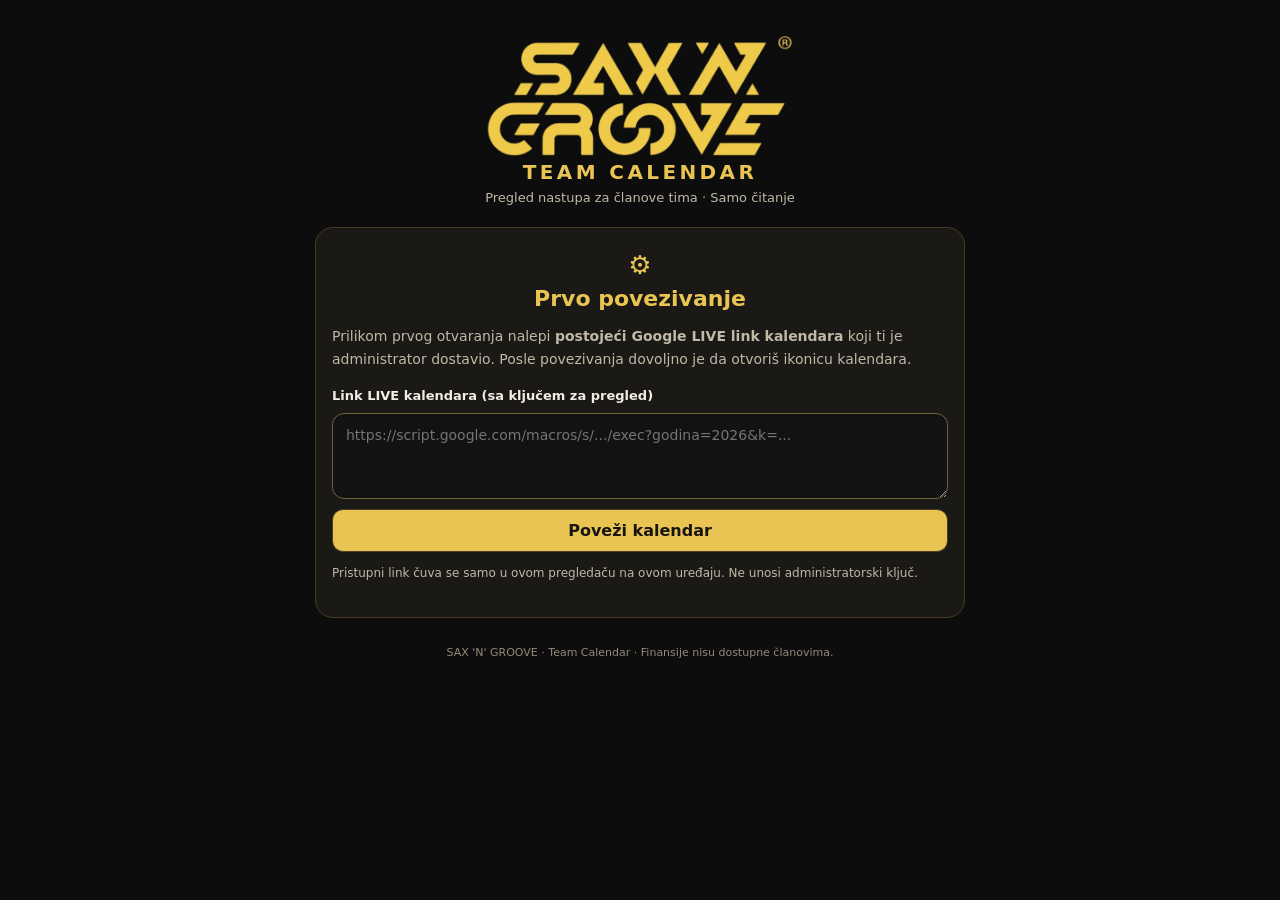
<file: index.html>
<!doctype html>
<html lang="sr">
<head>
  <meta charset="utf-8">
  <meta name="viewport" content="width=device-width,initial-scale=1,viewport-fit=cover">
  <meta name="theme-color" content="#10100f">
  <meta name="apple-mobile-web-app-capable" content="yes">
  <meta name="apple-mobile-web-app-status-bar-style" content="black-translucent">
  <meta name="apple-mobile-web-app-title" content="SAX Kalendar">
  <meta name="description" content="SAX 'N' GROOVE — pregled termina za članove tima">
  <meta name="robots" content="noindex,nofollow,noarchive">
  <meta http-equiv="Referrer-Policy" content="no-referrer">
  <title>SAX 'N' GROOVE — Kalendar tima</title>
  <link rel="manifest" href="manifest.webmanifest">
  <link rel="apple-touch-icon" href="icons/icon-192.png">
  <link rel="icon" type="image/png" href="icons/icon-192.png">
  <link rel="stylesheet" href="styles.css">
  <script defer src="app.js"></script>
</head>
<body>
  <main class="shell">
    <header class="header">
      <img class="logo" src="logo.png" alt="SAX 'N' GROOVE logo">
      <h1>TEAM CALENDAR</h1>
      <p class="subtitle">Pregled nastupa za članove tima · Samo čitanje</p>
    </header>

    <section id="setup" class="setup" hidden aria-labelledby="setup-title">
      <div class="section-icon">⚙</div>
      <h2 id="setup-title">Prvo povezivanje</h2>
      <p>Prilikom prvog otvaranja nalepi <strong>postojeći Google LIVE link kalendara</strong> koji ti je administrator dostavio. Posle povezivanja dovoljno je da otvoriš ikonicu kalendara.</p>
      <form id="setup-form">
        <label for="existing-link">Link LIVE kalendara (sa ključem za pregled)</label>
        <textarea id="existing-link" rows="3" spellcheck="false" autocomplete="off" placeholder="https://script.google.com/macros/s/.../exec?godina=2026&k=..."></textarea>
        <button type="submit" class="button primary">Poveži kalendar</button>
      </form>
      <div id="setup-error" role="alert" class="error" hidden></div>
      <p class="hint">Pristupni link čuva se samo u ovom pregledaču na ovom uređaju. Ne unosi administratorski ključ.</p>
    </section>

    <section id="calendar-view" hidden>
      <div class="toolbar">
        <div class="year-switch" role="group" aria-label="Godina">
          <button type="button" class="year-button" data-year="2026" aria-pressed="false">2026</button>
          <button type="button" class="year-button" data-year="2027" aria-pressed="false">2027</button>
          <button type="button" class="year-button" data-year="2028" aria-pressed="false">2028</button>
        </div>
        <div class="tools"><button id="refresh" type="button" class="button secondary">↻ Osveži</button><button id="connection" type="button" class="button ghost">Podešavanja</button></div>
      </div>
      <div id="sync-status" class="sync-status" role="status" aria-live="polite">Učitavanje…</div>
      <div class="legend">
        <span><i style="background:#e56774"></i>Svadbe</span>
        <span><i style="background:#dfbb48"></i>Rođendani</span>
        <span><i style="background:#dedad0"></i>Žurke</span>
        <span><i style="background:#b08df2"></i>Korporativne zabave</span>
      </div>
      <h2 class="section-head">Svi meseci <span id="year-heading">2026.</span></h2>
      <div id="months" class="months" aria-label="Izaberi mesec"></div>
      <section class="month-panel" id="month-panel" aria-labelledby="month-name">
        <div class="month-head">
          <button id="prev-month" type="button" class="arrow-button" aria-label="Prethodni mesec">‹</button>
          <h2 id="month-name">—</h2>
          <button id="next-month" type="button" class="arrow-button" aria-label="Sledeći mesec">›</button>
        </div>
        <div class="weekdays" aria-hidden="true"><span>Pon</span><span>Uto</span><span>Sre</span><span>Čet</span><span>Pet</span><span>Sub</span><span>Ned</span></div>
        <div id="days" class="days"></div>
        <div id="day-details" class="day-details"></div>
      </section>
    </section>
    <footer>SAX 'N' GROOVE · Team Calendar · Finansije nisu dostupne članovima.</footer>
  </main>
</body>
</html>
</file>
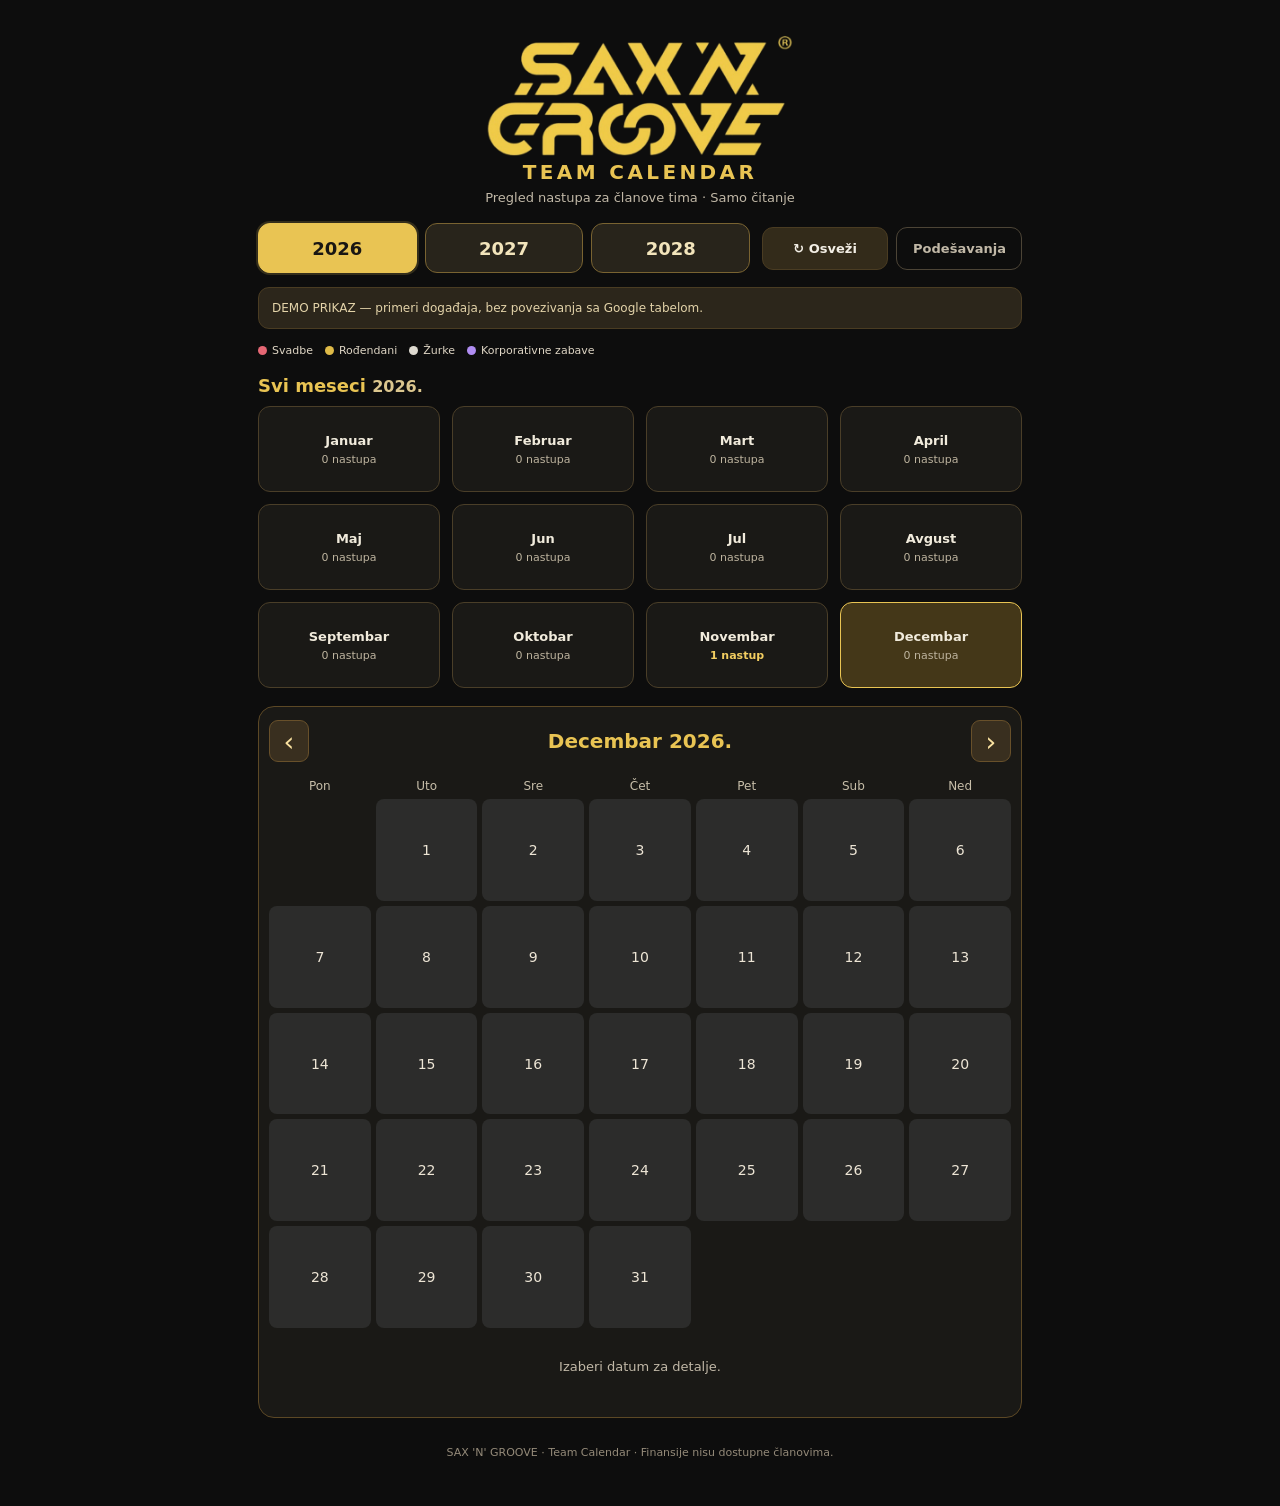
<file: demo.html>
<!doctype html><html lang="sr"><head><meta charset="utf-8"><meta http-equiv="refresh" content="0; url=./index.html?demo=1"><title>DEMO</title></head><body><a href="./index.html?demo=1">Otvori demonstraciju</a></body></html>
</file>
<file: styles.css>
:root{color-scheme:dark;--bg:#0d0d0d;--panel:#1a1916;--panel-2:#27231a;--stroke:#4a3c22;--gold:#e9c453;--text:#f2eee5;--muted:#c1b8a7;--red:#f07a80}
*{box-sizing:border-box}html{scroll-behavior:smooth}body{margin:0;background:var(--bg);color:var(--text);font-family:system-ui,-apple-system,"Segoe UI",Roboto,Arial,sans-serif;-webkit-font-smoothing:antialiased}button,input,textarea{font:inherit}button{cursor:pointer}button:focus-visible,textarea:focus-visible{outline:3px solid var(--gold);outline-offset:2px}[hidden]{display:none!important}
.shell{max-width:820px;margin:0 auto;padding:14px 15px 34px}.header{text-align:center;margin:2px 0 18px}.logo{width:min(310px,82vw);height:auto;object-fit:contain;display:block;margin:0 auto 3px}.header h1{font-size:20px;color:var(--gold);font-weight:800;letter-spacing:.17em;margin:3px 0 6px}.subtitle{font-size:13px;margin:0;color:var(--muted)}
.setup{border:1px solid var(--stroke);border-radius:18px;background:var(--panel);padding:22px 16px;margin:22px auto;max-width:650px}.section-icon{text-align:center;color:var(--gold);font-size:26px}.setup h2{text-align:center;color:var(--gold);margin:6px 0 10px;font-size:22px}.setup p{font-size:14px;color:var(--muted);line-height:1.6}.setup form{display:grid;gap:10px;margin-top:18px}.setup label{font-size:13px;font-weight:700;color:var(--text)}.setup textarea{border:1px solid #71603c;background:#121212;color:#fff;width:100%;padding:13px;border-radius:12px;resize:vertical;min-height:86px;overflow-wrap:anywhere;font-size:14px}.button{min-height:43px;border-radius:11px;padding:11px 16px;border:1px solid var(--stroke);font-weight:700}.primary{background:var(--gold);color:#171511}.secondary{background:#332b1a;color:var(--text)}.ghost{background:transparent;color:var(--muted);border-color:#4c4436}.hint{font-size:12px!important}.error{background:#41212a;border:1px solid #b7586c;border-radius:10px;color:#ffe3e5;padding:10px;font-size:13px}
.toolbar{display:grid;gap:12px}.year-switch{display:flex;gap:8px}.year-button{flex:1;min-height:50px;border:1px solid #796331;border-radius:12px;background:#28241b;color:#f2e4bb;font-size:18px;font-weight:800}.year-button[aria-pressed=true]{background:var(--gold);border-color:var(--gold);color:#191613;box-shadow:0 0 0 2px #d5b45231}.tools{display:flex;gap:8px}.tools .button{flex:1;font-size:13px}.sync-status{border:1px solid var(--stroke);background:#2c261b;border-radius:11px;margin:14px 0;padding:11px 13px;font-size:12px;line-height:1.5;color:#e3d3a9}.sync-status.failure{background:#44242a;border-color:#974955;color:#ffe2e3}.legend{display:flex;gap:7px 12px;flex-wrap:wrap;font-size:11px;color:#dfd6c5;margin:15px 0}.legend span{display:inline-flex;align-items:center;gap:5px}.legend i{display:inline-block;width:9px;height:9px;border-radius:50%}.section-head{font-size:18px;color:var(--gold);margin:18px 0 10px}.section-head span{font-size:16px;color:#dbc68e}.months{display:grid;grid-template-columns:repeat(3,minmax(0,1fr));gap:8px}.month-tile{min-height:77px;background:var(--panel);color:#f1ebdc;border:1px solid #4a3e28;border-radius:12px;text-align:center;padding:9px 3px}.month-tile span{display:block;font-weight:700;font-size:13px}.month-tile small{display:block;color:#beb49f;font-size:11px;margin-top:5px}.month-tile.active{background:#443718;border-color:var(--gold)}.month-tile.has-events small{color:#f3ce61;font-weight:700}
.month-panel{margin-top:18px;border:1px solid #5c4825;background:var(--panel);border-radius:16px;padding:13px 10px 15px}.month-head{display:flex;align-items:center;justify-content:space-between;gap:7px;margin-bottom:11px}.month-head h2{font-size:20px;color:var(--gold);margin:0;text-align:center}.arrow-button{min-width:40px;min-height:42px;background:#392f1f;color:#fae2a0;border:1px solid #68502a;border-radius:9px;font-size:27px}.weekdays,.days{display:grid;grid-template-columns:repeat(7,minmax(0,1fr));gap:5px}.weekdays span{text-align:center;color:#c7bea9;font-size:12px;padding:6px 0}.day{border:0;border-radius:8px;background:#2c2c2b;color:#ede5d5;aspect-ratio:1;min-height:34px;position:relative;font-size:14px;font-weight:500}.day.empty{background:transparent;pointer-events:none}.day.busy{background:#6b5327;color:#fff1c7;font-weight:800}.day.cancelled{background:#4a3337}.day.selected{outline:2px solid var(--gold);outline-offset:1px}.day .marker{display:block;position:absolute;bottom:3px;left:50%;transform:translateX(-50%);width:6px;height:6px;border-radius:100%;background:var(--gold)}.day-details{margin-top:16px;min-height:42px}.detail-heading{font-size:14px;color:var(--gold);font-weight:700;margin:0 0 8px}.event-card{background:var(--panel-2);border:1px solid #766034;border-radius:12px;padding:13px;margin:10px 0}.event-card h3{margin:0 0 8px;color:var(--gold);font-size:17px}.event-card p{font-size:13px;line-height:1.5;margin:4px 0;overflow-wrap:anywhere}.event-card strong{color:#e8d5a6}.event-card ul{font-size:13px;margin:5px 0 10px 18px;padding:0;line-height:1.5}.event-card a{display:inline-block;margin-top:8px;color:#f5d97a;text-decoration:underline;font-size:13px}.empty-state{color:var(--muted);font-size:13px;text-align:center;padding:15px 2px}footer{color:#948a79;font-size:11px;text-align:center;margin-top:26px;line-height:1.6}
@media(min-width:650px){.shell{padding:25px 28px 45px}.months{grid-template-columns:repeat(4,minmax(0,1fr));gap:12px}.month-tile{min-height:86px}.day{min-height:49px}.toolbar{grid-template-columns:1fr auto;align-items:center}.tools .button{min-width:125px}}
@media(prefers-reduced-motion:reduce){*{scroll-behavior:auto!important}}
</file>
